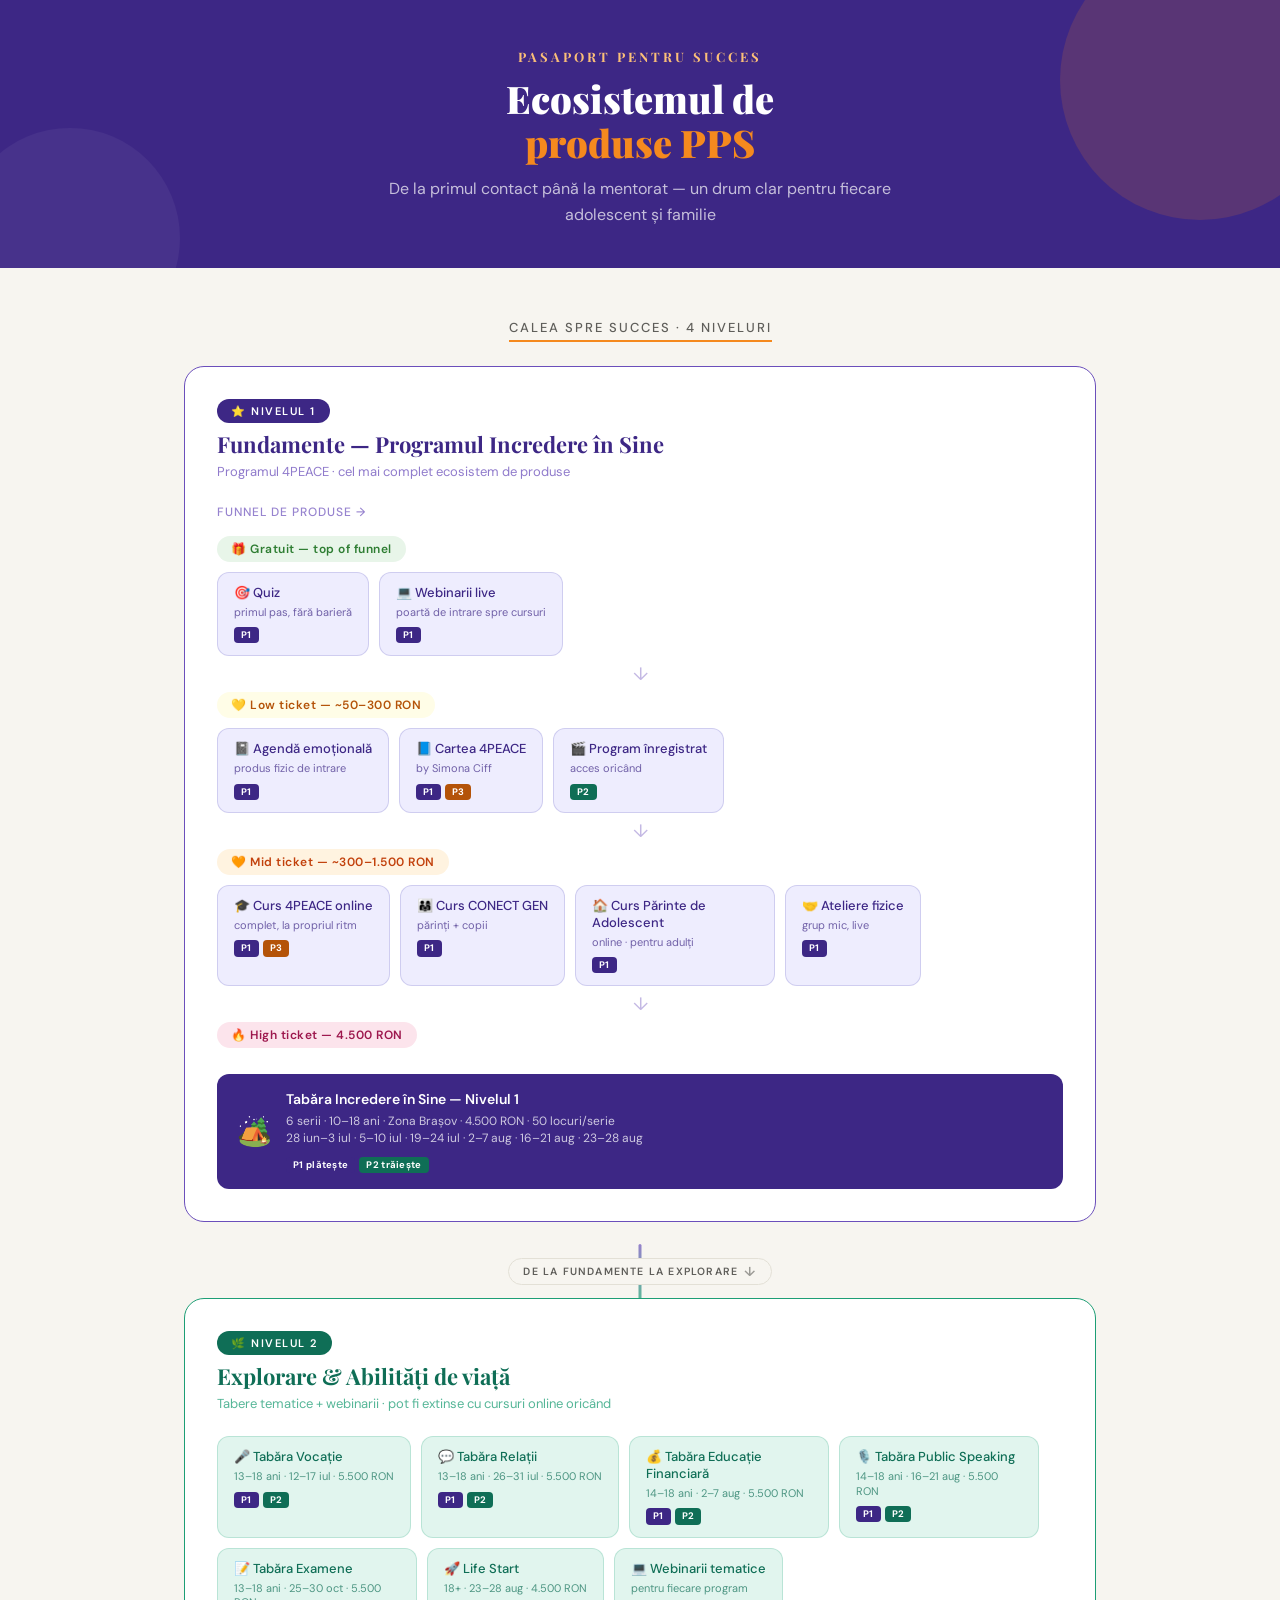
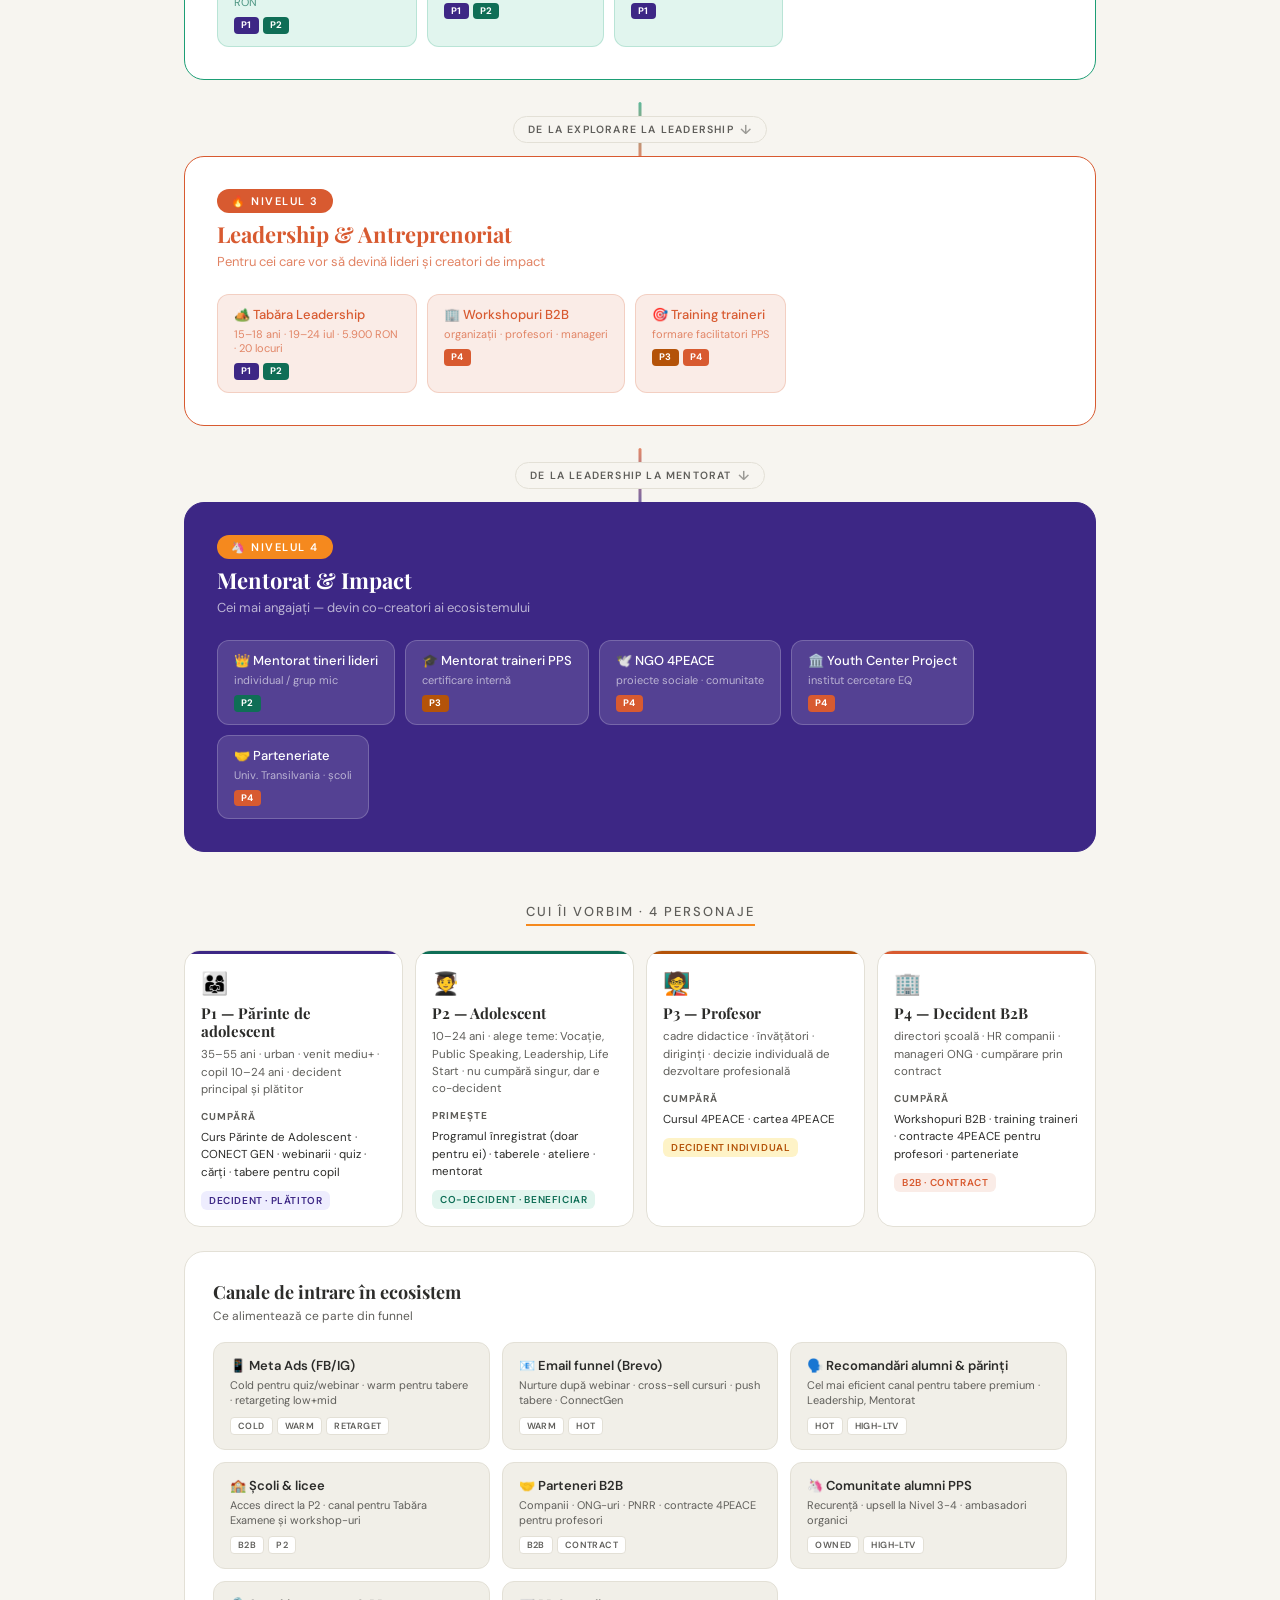
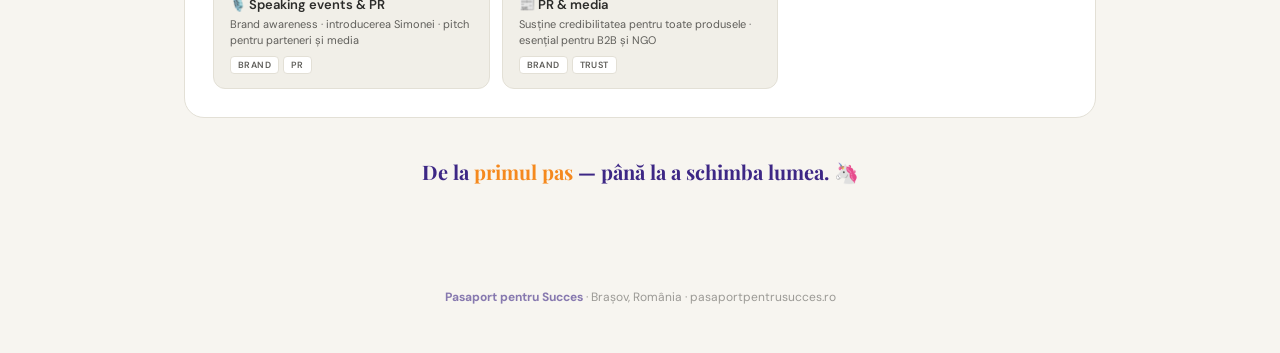
<file: Ecosistem/index.html>
<!DOCTYPE html>
<html lang="ro">
<head>
<meta charset="UTF-8">
<meta name="viewport" content="width=device-width, initial-scale=1.0">
<title>Ecosistemul PPS — Pasaport pentru Succes</title>
<link href="https://fonts.googleapis.com/css2?family=Playfair+Display:wght@700;900&family=DM+Sans:wght@300;400;500;600&display=swap" rel="stylesheet">
<style>
  :root {
    --violet: #3D2785;
    --violet-light: #6B4FBB;
    --violet-pale: #EEEDFE;
    --orange: #F5891E;
    --orange-light: #FBBF78;
    --orange-pale: #FEF3E8;
    --teal: #0F6E56;
    --teal-light: #1D9E75;
    --teal-pale: #E1F5EE;
    --coral: #D85A30;
    --coral-pale: #FAECE7;
    --gold: #B45309;
    --gold-pale: #FEF3C7;
    --gray-dark: #2C2C2A;
    --gray-mid: #5F5E5A;
    --gray-light: #F1EFE8;
    --gray-border: #E3E0D6;
    --white: #FFFFFF;
  }

  * { margin: 0; padding: 0; box-sizing: border-box; }

  body {
    font-family: 'DM Sans', sans-serif;
    background: #F7F5F0;
    color: var(--gray-dark);
    min-height: 100vh;
  }

  /* === HEADER === */
  header {
    background: var(--violet);
    padding: 48px 40px 40px;
    text-align: center;
    position: relative;
    overflow: hidden;
  }
  header::before {
    content: '';
    position: absolute;
    top: -60px; right: -60px;
    width: 280px; height: 280px;
    border-radius: 50%;
    background: rgba(245,137,30,0.15);
  }
  header::after {
    content: '';
    position: absolute;
    bottom: -80px; left: -40px;
    width: 220px; height: 220px;
    border-radius: 50%;
    background: rgba(255,255,255,0.05);
  }
  .logo-mark {
    font-family: 'Playfair Display', serif;
    font-size: 13px;
    font-weight: 700;
    letter-spacing: 3px;
    text-transform: uppercase;
    color: var(--orange-light);
    margin-bottom: 12px;
    position: relative;
    z-index: 1;
  }
  header h1 {
    font-family: 'Playfair Display', serif;
    font-size: 38px;
    font-weight: 900;
    color: var(--white);
    line-height: 1.15;
    margin-bottom: 12px;
    position: relative;
    z-index: 1;
  }
  header h1 span { color: var(--orange); }
  header p {
    font-size: 16px;
    color: rgba(255,255,255,0.7);
    max-width: 520px;
    margin: 0 auto;
    line-height: 1.6;
    position: relative;
    z-index: 1;
  }

  /* === CONTAINER === */
  .container {
    max-width: 960px;
    margin: 0 auto;
    padding: 48px 24px;
  }

  /* === SECTION LABEL === */
  .section-label {
    text-align: center;
    margin-bottom: 24px;
  }
  .section-label p {
    display: inline-block;
    font-size: 13px;
    font-weight: 500;
    letter-spacing: 2px;
    text-transform: uppercase;
    color: var(--gray-mid);
    border-bottom: 2px solid var(--orange);
    padding-bottom: 4px;
  }

  /* === PERSONAS ROW === */
  .personas-row {
    display: grid;
    grid-template-columns: repeat(4, 1fr);
    gap: 12px;
    margin-bottom: 0;
  }
  .persona-card {
    background: var(--white);
    border: 1.5px solid var(--gray-border);
    border-radius: 16px;
    padding: 18px 16px 16px;
    position: relative;
    overflow: hidden;
  }
  .persona-card::before {
    content: '';
    position: absolute;
    top: 0; left: 0; right: 0;
    height: 3px;
  }
  .persona-card.p1::before { background: var(--violet); }
  .persona-card.p2::before { background: var(--teal); }
  .persona-card.p3::before { background: var(--gold); }
  .persona-card.p4::before { background: var(--coral); }

  .persona-icon {
    font-size: 22px;
    margin-bottom: 6px;
  }
  .persona-name {
    font-family: 'Playfair Display', serif;
    font-size: 15px;
    font-weight: 700;
    margin-bottom: 6px;
    color: var(--gray-dark);
    line-height: 1.2;
  }
  .persona-meta {
    font-size: 11.5px;
    color: var(--gray-mid);
    line-height: 1.5;
    margin-bottom: 12px;
  }
  .persona-section {
    font-size: 10px;
    font-weight: 700;
    letter-spacing: 1px;
    text-transform: uppercase;
    color: var(--gray-mid);
    margin-bottom: 6px;
    margin-top: 4px;
  }
  .persona-products {
    font-size: 11.5px;
    color: var(--gray-dark);
    line-height: 1.5;
  }
  .persona-tag {
    display: inline-block;
    font-size: 10px;
    font-weight: 600;
    letter-spacing: 0.6px;
    text-transform: uppercase;
    padding: 3px 8px;
    border-radius: 6px;
    margin-top: 10px;
  }
  .persona-card.p1 .persona-tag { background: var(--violet-pale); color: var(--violet); }
  .persona-card.p2 .persona-tag { background: var(--teal-pale); color: var(--teal); }
  .persona-card.p3 .persona-tag { background: var(--gold-pale); color: var(--gold); }
  .persona-card.p4 .persona-tag { background: var(--coral-pale); color: var(--coral); }

  /* === PERSONA TAGS PE PRODUSE === */
  .produs-personas {
    display: flex;
    gap: 4px;
    margin-top: 8px;
    flex-wrap: wrap;
  }
  .ptag {
    display: inline-flex;
    align-items: center;
    justify-content: center;
    font-size: 9.5px;
    font-weight: 700;
    letter-spacing: 0.3px;
    padding: 2px 7px;
    border-radius: 4px;
    line-height: 1.3;
    color: white;
  }
  .ptag.p1 { background: var(--violet); }
  .ptag.p2 { background: var(--teal); }
  .ptag.p3 { background: var(--gold); }
  .ptag.p4 { background: var(--coral); }
  /* Pe Nivel 4 (fundal violet) tag-ul P1 ar fi invizibil — îl conturăm */
  .nivel-4 .ptag.p1 {
    background: rgba(255,255,255,0.18);
    border: 1px solid rgba(255,255,255,0.4);
  }

  /* === CONNECTOR ÎNTRE NIVELURI === */
  .level-connector {
    position: relative;
    height: 56px;
    display: flex;
    align-items: center;
    justify-content: center;
    margin: -2px 0;
  }
  .level-connector::before {
    content: '';
    position: absolute;
    top: 0;
    bottom: 0;
    left: 50%;
    width: 3px;
    transform: translateX(-50%);
    background: linear-gradient(to bottom,
      var(--from-color, var(--violet-light)) 0%,
      var(--to-color, var(--teal-light)) 100%);
    border-radius: 2px;
    opacity: 0.7;
  }
  .connector-label {
    position: relative;
    z-index: 1;
    background: #F7F5F0;
    padding: 4px 14px;
    border-radius: 20px;
    font-size: 10.5px;
    font-weight: 600;
    letter-spacing: 1.2px;
    text-transform: uppercase;
    color: var(--gray-mid);
    border: 1.5px solid var(--gray-border);
    display: inline-flex;
    align-items: center;
    gap: 6px;
  }
  .connector-label::after {
    content: '↓';
    font-size: 13px;
    opacity: 0.6;
  }

  .connector-1to2 { --from-color: var(--violet-light); --to-color: var(--teal-light); }
  .connector-2to3 { --from-color: var(--teal-light); --to-color: var(--coral); }
  .connector-3to4 { --from-color: var(--coral); --to-color: var(--violet); }

  /* === NIVEL BLOCK === */
  .nivel {
    border-radius: 20px;
    padding: 32px;
    margin-bottom: 24px;
    position: relative;
    border: 1.5px solid transparent;
  }
  .nivel-badge {
    display: inline-flex;
    align-items: center;
    gap: 8px;
    font-size: 11px;
    font-weight: 600;
    letter-spacing: 1.5px;
    text-transform: uppercase;
    padding: 5px 14px;
    border-radius: 20px;
    margin-bottom: 8px;
  }
  .nivel-title {
    font-family: 'Playfair Display', serif;
    font-size: 22px;
    font-weight: 700;
    margin-bottom: 6px;
    line-height: 1.2;
  }
  .nivel-subtitle {
    font-size: 13px;
    margin-bottom: 24px;
    opacity: 0.75;
  }

  /* Grid produse */
  .produse-grid {
    display: flex;
    flex-wrap: wrap;
    gap: 10px;
  }
  .produs {
    border-radius: 12px;
    padding: 12px 16px;
    font-size: 13px;
    font-weight: 500;
    line-height: 1.3;
    flex: 0 0 auto;
    max-width: 200px;
  }
  .produs small {
    display: block;
    font-weight: 400;
    font-size: 11px;
    margin-top: 3px;
    opacity: 0.7;
  }

  /* Star produs */
  .produs-star {
    border-radius: 12px;
    padding: 16px 20px;
    font-size: 14px;
    font-weight: 600;
    line-height: 1.4;
    width: 100%;
    margin-top: 16px;
    display: flex;
    align-items: center;
    gap: 14px;
  }
  .produs-star .star-icon {
    font-size: 28px;
    flex-shrink: 0;
  }
  .produs-star .star-details {
    font-size: 12px;
    font-weight: 400;
    opacity: 0.75;
    margin-top: 3px;
  }

  /* Divider arrow */
  .arrow-down {
    text-align: center;
    font-size: 22px;
    color: var(--gray-mid);
    margin: 4px 0 4px;
    opacity: 0.4;
  }

  /* ============ NIVEL 1 — Violet ============ */
  .nivel-1 {
    background: var(--white);
    border-color: var(--violet-light);
  }
  .nivel-1 .nivel-badge { background: var(--violet); color: white; }
  .nivel-1 .nivel-title { color: var(--violet); }
  .nivel-1 .nivel-subtitle { color: var(--violet-light); }
  .nivel-1 .produs {
    background: var(--violet-pale);
    color: var(--violet);
    border: 1px solid rgba(83,74,183,0.2);
  }
  .nivel-1 .produs-star {
    background: var(--violet);
    color: white;
  }
  .nivel-1 .produs-star .star-details { color: rgba(255,255,255,0.75); opacity: 1; }

  /* Funnel tiers */
  .funnel-tier { margin-bottom: 4px; }
  .tier-label {
    display: inline-block;
    font-size: 12px;
    font-weight: 600;
    letter-spacing: 0.5px;
    padding: 5px 14px;
    border-radius: 20px;
    margin-bottom: 10px;
  }
  .tier-free  { background: #E8F5E9; color: #2E7D32; }
  .tier-low   { background: #FFFDE7; color: #B45309; }
  .tier-mid   { background: #FFF3E0; color: #C2410C; }
  .tier-high  { background: #FCE4EC; color: #9D174D; }
  .tier-arrow {
    text-align: center;
    font-size: 18px;
    color: var(--violet-light);
    opacity: 0.4;
    margin: 6px 0;
  }

  /* funnel note */
  .funnel-note {
    font-size: 12px;
    font-weight: 500;
    letter-spacing: 1px;
    text-transform: uppercase;
    color: var(--violet-light);
    margin-bottom: 16px;
    opacity: 0.7;
  }

  /* ============ NIVEL 2 — Teal ============ */
  .nivel-2 {
    background: var(--white);
    border-color: var(--teal-light);
  }
  .nivel-2 .nivel-badge { background: var(--teal); color: white; }
  .nivel-2 .nivel-title { color: var(--teal); }
  .nivel-2 .nivel-subtitle { color: var(--teal-light); }
  .nivel-2 .produs {
    background: var(--teal-pale);
    color: var(--teal);
    border: 1px solid rgba(29,158,117,0.2);
  }

  /* ============ NIVEL 3 — Orange/Coral ============ */
  .nivel-3 {
    background: var(--white);
    border-color: var(--coral);
  }
  .nivel-3 .nivel-badge { background: var(--coral); color: white; }
  .nivel-3 .nivel-title { color: var(--coral); }
  .nivel-3 .nivel-subtitle { color: var(--coral); }
  .nivel-3 .produs {
    background: var(--coral-pale);
    color: var(--coral);
    border: 1px solid rgba(216,90,48,0.2);
  }

  /* ============ NIVEL 4 — Violet dark ============ */
  .nivel-4 {
    background: var(--violet);
    border-color: var(--violet);
    color: white;
  }
  .nivel-4 .nivel-badge { background: var(--orange); color: white; }
  .nivel-4 .nivel-title { color: white; }
  .nivel-4 .nivel-subtitle { color: rgba(255,255,255,0.65); opacity: 1; }
  .nivel-4 .produs {
    background: rgba(255,255,255,0.12);
    color: white;
    border: 1px solid rgba(255,255,255,0.2);
  }
  .nivel-4 .produs small { color: rgba(255,255,255,0.6); opacity: 1; }

  /* === CANALE === */
  .canale-section {
    margin-top: 24px;
    background: var(--white);
    border-radius: 20px;
    padding: 28px;
    border: 1.5px solid var(--gray-border);
  }
  .canale-title {
    font-family: 'Playfair Display', serif;
    font-size: 18px;
    font-weight: 700;
    color: var(--gray-dark);
    margin-bottom: 4px;
  }
  .canale-subtitle {
    font-size: 12px;
    color: var(--gray-mid);
    margin-bottom: 18px;
  }
  .canale-grid {
    display: grid;
    grid-template-columns: repeat(auto-fill, minmax(220px, 1fr));
    gap: 12px;
  }
  .canal-card {
    background: var(--gray-light);
    border-radius: 12px;
    padding: 14px 16px;
    border: 1px solid var(--gray-border);
  }
  .canal-card-name {
    font-size: 13px;
    font-weight: 600;
    color: var(--gray-dark);
    margin-bottom: 4px;
  }
  .canal-card-use {
    font-size: 11px;
    color: var(--gray-mid);
    line-height: 1.4;
  }
  .canal-card-tags {
    display: flex;
    flex-wrap: wrap;
    gap: 4px;
    margin-top: 8px;
  }
  .canal-card-tag {
    font-size: 9px;
    font-weight: 600;
    letter-spacing: 0.4px;
    text-transform: uppercase;
    padding: 2px 7px;
    border-radius: 4px;
    background: var(--white);
    color: var(--gray-mid);
    border: 1px solid var(--gray-border);
  }

  /* === FOOTER === */
  footer {
    text-align: center;
    padding: 32px 24px 48px;
    font-size: 12px;
    color: var(--gray-mid);
    opacity: 0.6;
  }
  footer strong { color: var(--violet); opacity: 1; }

  /* === TAGLINE BOTTOM === */
  .tagline-bottom {
    text-align: center;
    margin: 40px 0 24px;
  }
  .tagline-bottom p {
    font-family: 'Playfair Display', serif;
    font-size: 20px;
    color: var(--violet);
    font-weight: 700;
  }
  .tagline-bottom span { color: var(--orange); }

  @media (max-width: 800px) {
    .personas-row { grid-template-columns: repeat(2, 1fr); }
  }
  @media (max-width: 600px) {
    header h1 { font-size: 26px; }
    .nivel { padding: 20px; }
    .produs { max-width: 100%; width: calc(50% - 5px); }
    .personas-row { grid-template-columns: 1fr; }
  }
</style>
</head>
<body>

<header>
  <div class="logo-mark">Pasaport pentru Succes</div>
  <h1>Ecosistemul de<br><span>produse PPS</span></h1>
  <p>De la primul contact până la mentorat — un drum clar pentru fiecare adolescent și familie</p>
</header>

<div class="container">

  <!-- ============ JOURNEY LABEL ============ -->
  <div class="section-label">
    <p>Calea spre succes · 4 niveluri</p>
  </div>

  <!-- ======== NIVEL 1 ======== -->
  <div class="nivel nivel-1">
    <div class="nivel-badge">⭐ Nivelul 1</div>
    <div class="nivel-title">Fundamente — Programul Incredere în Sine</div>
    <div class="nivel-subtitle">Programul 4PEACE · cel mai complet ecosistem de produse</div>

    <div class="funnel-note">Funnel de produse →</div>

    <!-- GRATUIT -->
    <div class="funnel-tier">
      <div class="tier-label tier-free">🎁 Gratuit — top of funnel</div>
      <div class="produse-grid">
        <div class="produs">
          🎯 Quiz
          <small>primul pas, fără barieră</small>
          <div class="produs-personas"><span class="ptag p1">P1</span></div>
        </div>
        <div class="produs">
          💻 Webinarii live
          <small>poartă de intrare spre cursuri</small>
          <div class="produs-personas"><span class="ptag p1">P1</span></div>
        </div>
      </div>
    </div>

    <div class="tier-arrow">↓</div>

    <!-- LOW TICKET -->
    <div class="funnel-tier">
      <div class="tier-label tier-low">💛 Low ticket — ~50–300 RON</div>
      <div class="produse-grid">
        <div class="produs">
          📓 Agendă emoțională
          <small>produs fizic de intrare</small>
          <div class="produs-personas"><span class="ptag p1">P1</span></div>
        </div>
        <div class="produs">
          📘 Cartea 4PEACE
          <small>by Simona Ciff</small>
          <div class="produs-personas"><span class="ptag p1">P1</span><span class="ptag p3">P3</span></div>
        </div>
        <div class="produs">
          🎬 Program înregistrat
          <small>acces oricând</small>
          <div class="produs-personas"><span class="ptag p2">P2</span></div>
        </div>
      </div>
    </div>

    <div class="tier-arrow">↓</div>

    <!-- MID TICKET -->
    <div class="funnel-tier">
      <div class="tier-label tier-mid">🧡 Mid ticket — ~300–1.500 RON</div>
      <div class="produse-grid">
        <div class="produs">
          🎓 Curs 4PEACE online
          <small>complet, la propriul ritm</small>
          <div class="produs-personas"><span class="ptag p1">P1</span><span class="ptag p3">P3</span></div>
        </div>
        <div class="produs">
          👨‍👩‍👧 Curs CONECT GEN
          <small>părinți + copii</small>
          <div class="produs-personas"><span class="ptag p1">P1</span></div>
        </div>
        <div class="produs">
          🏠 Curs Părinte de Adolescent
          <small>online · pentru adulți</small>
          <div class="produs-personas"><span class="ptag p1">P1</span></div>
        </div>
        <div class="produs">
          🤝 Ateliere fizice
          <small>grup mic, live</small>
          <div class="produs-personas"><span class="ptag p1">P1</span></div>
        </div>
      </div>
    </div>

    <div class="tier-arrow">↓</div>

    <!-- HIGH TICKET label -->
    <div class="funnel-tier">
      <div class="tier-label tier-high">🔥 High ticket — 4.500 RON</div>
    </div>

    <div class="produs-star">
      <div class="star-icon">🏕️</div>
      <div>
        Tabăra Incredere în Sine — Nivelul 1
        <div class="star-details">6 serii · 10–18 ani · Zona Brașov · 4.500 RON · 50 locuri/serie<br>28 iun–3 iul · 5–10 iul · 19–24 iul · 2–7 aug · 16–21 aug · 23–28 aug</div>
        <div class="produs-personas" style="margin-top:10px;"><span class="ptag p1">P1 plătește</span><span class="ptag p2">P2 trăiește</span></div>
      </div>
    </div>
  </div>

  <div class="level-connector connector-1to2">
    <span class="connector-label">de la fundamente la explorare</span>
  </div>

  <!-- ======== NIVEL 2 ======== -->
  <div class="nivel nivel-2">
    <div class="nivel-badge">🌿 Nivelul 2</div>
    <div class="nivel-title">Explorare &amp; Abilități de viață</div>
    <div class="nivel-subtitle">Tabere tematice + webinarii · pot fi extinse cu cursuri online oricând</div>

    <div class="produse-grid">
      <div class="produs">
        🎤 Tabăra Vocație
        <small>13–18 ani · 12–17 iul · 5.500 RON</small>
        <div class="produs-personas"><span class="ptag p1">P1</span><span class="ptag p2">P2</span></div>
      </div>
      <div class="produs">
        💬 Tabăra Relații
        <small>13–18 ani · 26–31 iul · 5.500 RON</small>
        <div class="produs-personas"><span class="ptag p1">P1</span><span class="ptag p2">P2</span></div>
      </div>
      <div class="produs">
        💰 Tabăra Educație Financiară
        <small>14–18 ani · 2–7 aug · 5.500 RON</small>
        <div class="produs-personas"><span class="ptag p1">P1</span><span class="ptag p2">P2</span></div>
      </div>
      <div class="produs">
        🎙️ Tabăra Public Speaking
        <small>14–18 ani · 16–21 aug · 5.500 RON</small>
        <div class="produs-personas"><span class="ptag p1">P1</span><span class="ptag p2">P2</span></div>
      </div>
      <div class="produs">
        📝 Tabăra Examene
        <small>13–18 ani · 25–30 oct · 5.500 RON</small>
        <div class="produs-personas"><span class="ptag p1">P1</span><span class="ptag p2">P2</span></div>
      </div>
      <div class="produs">
        🚀 Life Start
        <small>18+ · 23–28 aug · 4.500 RON</small>
        <div class="produs-personas"><span class="ptag p1">P1</span><span class="ptag p2">P2</span></div>
      </div>
      <div class="produs">
        💻 Webinarii tematice
        <small>pentru fiecare program</small>
        <div class="produs-personas"><span class="ptag p1">P1</span></div>
      </div>
    </div>
  </div>

  <div class="level-connector connector-2to3">
    <span class="connector-label">de la explorare la leadership</span>
  </div>

  <!-- ======== NIVEL 3 ======== -->
  <div class="nivel nivel-3">
    <div class="nivel-badge">🔥 Nivelul 3</div>
    <div class="nivel-title">Leadership &amp; Antreprenoriat</div>
    <div class="nivel-subtitle">Pentru cei care vor să devină lideri și creatori de impact</div>

    <div class="produse-grid">
      <div class="produs">
        🏕️ Tabăra Leadership
        <small>15–18 ani · 19–24 iul · 5.900 RON · 20 locuri</small>
        <div class="produs-personas"><span class="ptag p1">P1</span><span class="ptag p2">P2</span></div>
      </div>
      <div class="produs">
        🏢 Workshopuri B2B
        <small>organizații · profesori · manageri</small>
        <div class="produs-personas"><span class="ptag p4">P4</span></div>
      </div>
      <div class="produs">
        🎯 Training traineri
        <small>formare facilitatori PPS</small>
        <div class="produs-personas"><span class="ptag p3">P3</span><span class="ptag p4">P4</span></div>
      </div>
    </div>
  </div>

  <div class="level-connector connector-3to4">
    <span class="connector-label">de la leadership la mentorat</span>
  </div>

  <!-- ======== NIVEL 4 ======== -->
  <div class="nivel nivel-4">
    <div class="nivel-badge">🦄 Nivelul 4</div>
    <div class="nivel-title">Mentorat &amp; Impact</div>
    <div class="nivel-subtitle">Cei mai angajați — devin co-creatori ai ecosistemului</div>

    <div class="produse-grid">
      <div class="produs">
        👑 Mentorat tineri lideri
        <small>individual / grup mic</small>
        <div class="produs-personas"><span class="ptag p2">P2</span></div>
      </div>
      <div class="produs">
        🎓 Mentorat traineri PPS
        <small>certificare internă</small>
        <div class="produs-personas"><span class="ptag p3">P3</span></div>
      </div>
      <div class="produs">
        🕊️ NGO 4PEACE
        <small>proiecte sociale · comunitate</small>
        <div class="produs-personas"><span class="ptag p4">P4</span></div>
      </div>
      <div class="produs">
        🏛️ Youth Center Project
        <small>institut cercetare EQ</small>
        <div class="produs-personas"><span class="ptag p4">P4</span></div>
      </div>
      <div class="produs">
        🤝 Parteneriate
        <small>Univ. Transilvania · școli</small>
        <div class="produs-personas"><span class="ptag p4">P4</span></div>
      </div>
    </div>
  </div>

  <!-- ============ PERSONAS ============ -->
  <div class="section-label" style="margin-top: 48px;">
    <p>Cui îi vorbim · 4 personaje</p>
  </div>

  <div class="personas-row">
    <div class="persona-card p1">
      <div class="persona-icon">👨‍👩‍👧</div>
      <div class="persona-name">P1 — Părinte de adolescent</div>
      <div class="persona-meta">35–55 ani · urban · venit mediu+ · copil 10–24 ani · decident principal și plătitor</div>
      <div class="persona-section">Cumpără</div>
      <div class="persona-products">Curs Părinte de Adolescent · CONECT GEN · webinarii · quiz · cărți · tabere pentru copil</div>
      <span class="persona-tag">Decident · plătitor</span>
    </div>

    <div class="persona-card p2">
      <div class="persona-icon">🧑‍🎓</div>
      <div class="persona-name">P2 — Adolescent</div>
      <div class="persona-meta">10–24 ani · alege teme: Vocație, Public Speaking, Leadership, Life Start · nu cumpără singur, dar e co-decident</div>
      <div class="persona-section">Primește</div>
      <div class="persona-products">Programul înregistrat (doar pentru ei) · taberele · ateliere · mentorat</div>
      <span class="persona-tag">Co-decident · beneficiar</span>
    </div>

    <div class="persona-card p3">
      <div class="persona-icon">🧑‍🏫</div>
      <div class="persona-name">P3 — Profesor</div>
      <div class="persona-meta">cadre didactice · învățători · diriginți · decizie individuală de dezvoltare profesională</div>
      <div class="persona-section">Cumpără</div>
      <div class="persona-products">Cursul 4PEACE · cartea 4PEACE</div>
      <span class="persona-tag">Decident individual</span>
    </div>

    <div class="persona-card p4">
      <div class="persona-icon">🏢</div>
      <div class="persona-name">P4 — Decident B2B</div>
      <div class="persona-meta">directori școală · HR companii · manageri ONG · cumpărare prin contract</div>
      <div class="persona-section">Cumpără</div>
      <div class="persona-products">Workshopuri B2B · training traineri · contracte 4PEACE pentru profesori · parteneriate</div>
      <span class="persona-tag">B2B · contract</span>
    </div>
  </div>

  <!-- ======== CANALE ======== -->
  <div class="canale-section">
    <div class="canale-title">Canale de intrare în ecosistem</div>
    <div class="canale-subtitle">Ce alimentează ce parte din funnel</div>
    <div class="canale-grid">
      <div class="canal-card">
        <div class="canal-card-name">📱 Meta Ads (FB/IG)</div>
        <div class="canal-card-use">Cold pentru quiz/webinar · warm pentru tabere · retargeting low+mid</div>
        <div class="canal-card-tags">
          <span class="canal-card-tag">Cold</span>
          <span class="canal-card-tag">Warm</span>
          <span class="canal-card-tag">Retarget</span>
        </div>
      </div>
      <div class="canal-card">
        <div class="canal-card-name">📧 Email funnel (Brevo)</div>
        <div class="canal-card-use">Nurture după webinar · cross-sell cursuri · push tabere · ConnectGen</div>
        <div class="canal-card-tags">
          <span class="canal-card-tag">Warm</span>
          <span class="canal-card-tag">Hot</span>
        </div>
      </div>
      <div class="canal-card">
        <div class="canal-card-name">🗣️ Recomandări alumni &amp; părinți</div>
        <div class="canal-card-use">Cel mai eficient canal pentru tabere premium · Leadership, Mentorat</div>
        <div class="canal-card-tags">
          <span class="canal-card-tag">Hot</span>
          <span class="canal-card-tag">High-LTV</span>
        </div>
      </div>
      <div class="canal-card">
        <div class="canal-card-name">🏫 Școli &amp; licee</div>
        <div class="canal-card-use">Acces direct la P2 · canal pentru Tabăra Examene și workshop-uri</div>
        <div class="canal-card-tags">
          <span class="canal-card-tag">B2B</span>
          <span class="canal-card-tag">P2</span>
        </div>
      </div>
      <div class="canal-card">
        <div class="canal-card-name">🤝 Parteneri B2B</div>
        <div class="canal-card-use">Companii · ONG-uri · PNRR · contracte 4PEACE pentru profesori</div>
        <div class="canal-card-tags">
          <span class="canal-card-tag">B2B</span>
          <span class="canal-card-tag">Contract</span>
        </div>
      </div>
      <div class="canal-card">
        <div class="canal-card-name">🦄 Comunitate alumni PPS</div>
        <div class="canal-card-use">Recurență · upsell la Nivel 3-4 · ambasadori organici</div>
        <div class="canal-card-tags">
          <span class="canal-card-tag">Owned</span>
          <span class="canal-card-tag">High-LTV</span>
        </div>
      </div>
      <div class="canal-card">
        <div class="canal-card-name">🎙️ Speaking events &amp; PR</div>
        <div class="canal-card-use">Brand awareness · introducerea Simonei · pitch pentru parteneri și media</div>
        <div class="canal-card-tags">
          <span class="canal-card-tag">Brand</span>
          <span class="canal-card-tag">PR</span>
        </div>
      </div>
      <div class="canal-card">
        <div class="canal-card-name">📰 PR &amp; media</div>
        <div class="canal-card-use">Susține credibilitatea pentru toate produsele · esențial pentru B2B și NGO</div>
        <div class="canal-card-tags">
          <span class="canal-card-tag">Brand</span>
          <span class="canal-card-tag">Trust</span>
        </div>
      </div>
    </div>
  </div>

  <div class="tagline-bottom">
    <p>De la <span>primul pas</span> — până la a schimba lumea. 🦄</p>
  </div>

</div>

<footer>
  <strong>Pasaport pentru Succes</strong> · Brașov, România · pasaportpentrusucces.ro
</footer>

</body>
</html>
</file>
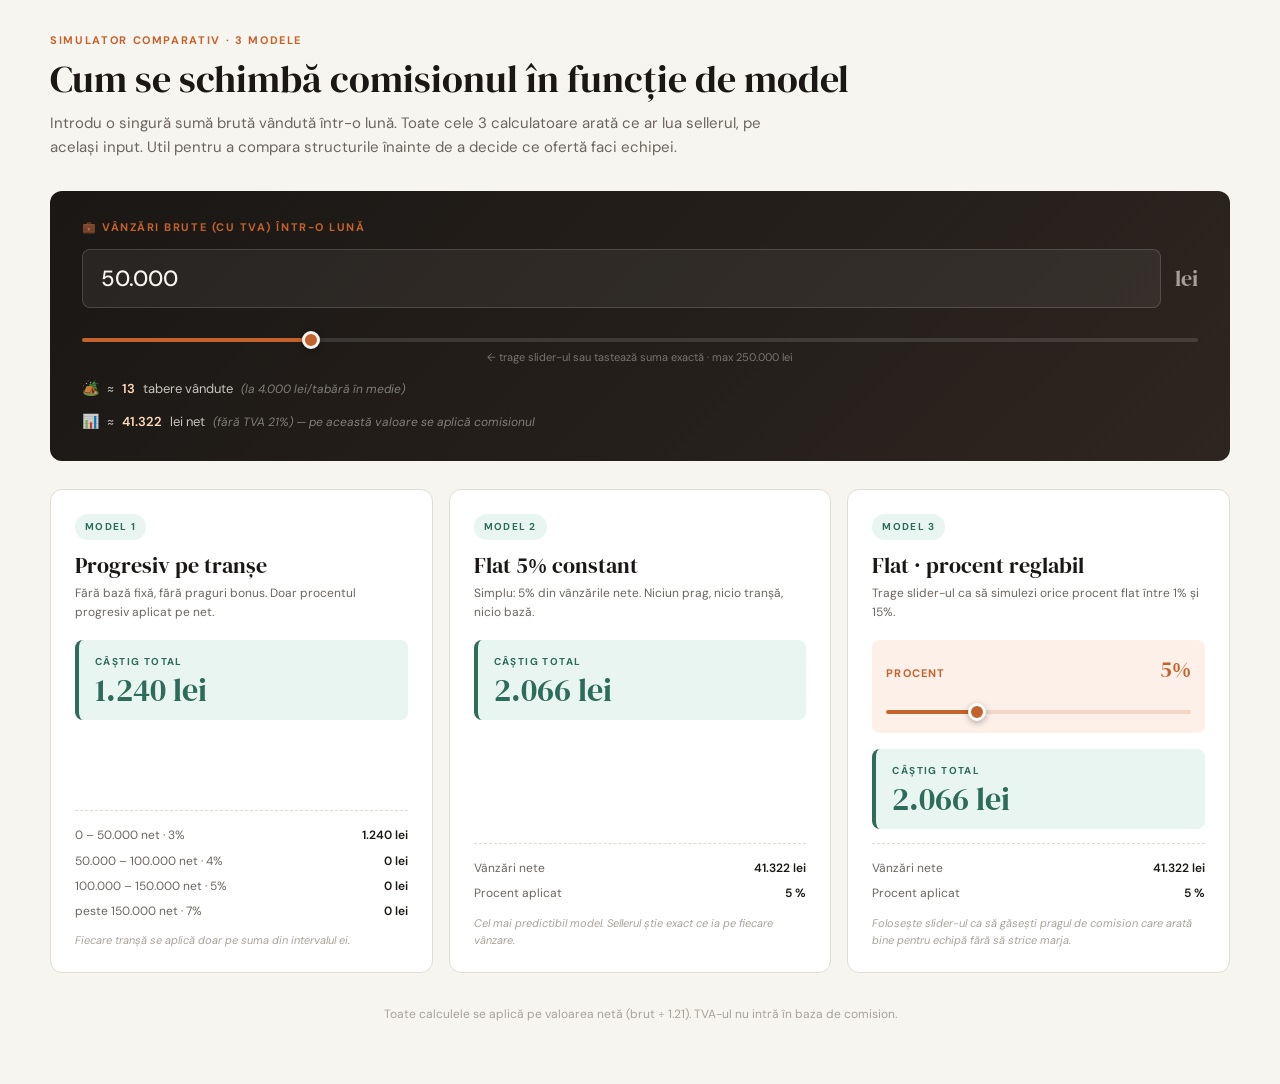
<file: Dashboard-vanzari-dev/simulator-comision.html>
<!doctype html>
<html lang="ro">
<head>
<meta charset="UTF-8" />
<meta name="viewport" content="width=device-width, initial-scale=1.0" />
<title>Simulator comision · Pașaport pentru Succes</title>
<link href="https://fonts.googleapis.com/css2?family=DM+Serif+Display:ital@0;1&family=DM+Sans:wght@300;400;500;600;700&display=swap" rel="stylesheet">
<style>
  :root {
    --bg: #F7F5F0;
    --surface: #FFFFFF;
    --border: #E2DDD4;
    --text: #1A1714;
    --text2: #6B6560;
    --text3: #A8A29A;
    --accent: #C4622D;
    --accent-bg: #FDF0E8;
    --accent2: #2D6B5A;
    --accent2-bg: #E8F5F0;
    --radius: 12px;
    --radius-sm: 8px;
  }
  *, *::before, *::after { box-sizing: border-box; margin: 0; padding: 0; }
  body {
    font-family: 'DM Sans', sans-serif;
    background: var(--bg);
    color: var(--text);
    min-height: 100vh;
    line-height: 1.6;
    padding: 32px 20px 60px;
  }
  .wrap { max-width: 1180px; margin: 0 auto; }

  /* HEADER */
  header { margin-bottom: 32px; }
  .eyebrow {
    font-size: 11px;
    letter-spacing: 0.15em;
    text-transform: uppercase;
    color: var(--accent);
    font-weight: 700;
    margin-bottom: 8px;
  }
  h1 {
    font-family: 'DM Serif Display', serif;
    font-size: 38px;
    font-weight: 400;
    line-height: 1.15;
    margin-bottom: 10px;
  }
  header p { font-size: 15px; color: var(--text2); max-width: 720px; }

  /* INPUT PRINCIPAL */
  .input-card {
    background: var(--text);
    background-image: linear-gradient(135deg, #1A1714 0%, #2D2520 100%);
    color: #F7F5F0;
    border-radius: var(--radius);
    padding: 28px 32px;
    margin-bottom: 28px;
  }
  .input-card .label {
    font-size: 11px;
    letter-spacing: 0.14em;
    text-transform: uppercase;
    color: var(--accent);
    font-weight: 700;
    margin-bottom: 12px;
  }
  .input-row { display: flex; align-items: baseline; gap: 14px; margin-bottom: 16px; }
  .input-row input {
    flex: 1;
    background: rgba(255,255,255,0.06);
    border: 1px solid rgba(255,255,255,0.15);
    color: #F7F5F0;
    padding: 14px 18px;
    border-radius: var(--radius-sm);
    font-family: inherit;
    font-size: 22px;
    font-weight: 500;
    outline: none;
    transition: border-color 0.15s;
  }
  .input-row input:focus { border-color: var(--accent); background: rgba(255,255,255,0.10); }
  .input-row .unit { font-family: 'DM Serif Display', serif; font-size: 22px; color: rgba(247,245,240,0.6); }
  input[type="range"] {
    width: 100%;
    -webkit-appearance: none; appearance: none;
    height: 4px;
    background: rgba(255,255,255,0.12);
    border-radius: 999px;
    outline: none;
    margin-bottom: 6px;
  }
  input[type="range"]::-webkit-slider-thumb {
    -webkit-appearance: none; appearance: none;
    width: 18px; height: 18px; border-radius: 50%;
    background: var(--accent);
    cursor: pointer;
    border: 3px solid #F7F5F0;
    box-shadow: 0 2px 6px rgba(0,0,0,0.3);
  }
  input[type="range"]::-moz-range-thumb {
    width: 18px; height: 18px; border-radius: 50%;
    background: var(--accent);
    cursor: pointer;
    border: 3px solid #F7F5F0;
  }
  .hint { font-size: 11px; color: rgba(247,245,240,0.4); text-align: center; }
  .net-info { margin-top: 10px; font-size: 13px; color: rgba(247,245,240,0.78); display: flex; align-items: baseline; gap: 8px; flex-wrap: wrap; }
  .net-info .ico { font-size: 14px; }
  .net-info strong { color: #FFD9B8; font-weight: 600; }
  .net-info .dim { color: rgba(247,245,240,0.45); font-size: 12px; font-style: italic; }

  /* GRID 3 CALCULATOARE */
  .results-grid {
    display: grid;
    grid-template-columns: repeat(3, 1fr);
    gap: 16px;
  }
  @media (max-width: 980px) { .results-grid { grid-template-columns: 1fr; } }

  .calc-card {
    background: var(--surface);
    border: 1px solid var(--border);
    border-radius: var(--radius);
    padding: 24px 24px 22px;
    display: flex; flex-direction: column;
    transition: border-color 0.2s, transform 0.2s;
  }
  .calc-card:hover { border-color: var(--accent); transform: translateY(-2px); }
  .calc-tag {
    display: inline-flex; align-items: center; gap: 6px;
    font-size: 10px; font-weight: 700;
    letter-spacing: 0.13em; text-transform: uppercase;
    color: var(--accent2);
    background: var(--accent2-bg);
    padding: 5px 10px; border-radius: 999px;
    margin-bottom: 12px;
    align-self: flex-start;
  }
  .calc-title {
    font-family: 'DM Serif Display', serif;
    font-size: 22px; font-weight: 400; line-height: 1.2;
    margin-bottom: 6px;
  }
  .calc-subtitle {
    font-size: 12px; color: var(--text2); margin-bottom: 18px;
  }

  /* Slider pentru calc 3 */
  .pct-control {
    background: var(--accent-bg);
    border-radius: var(--radius-sm);
    padding: 12px 14px;
    margin-bottom: 16px;
  }
  .pct-control .pct-row { display: flex; align-items: baseline; justify-content: space-between; margin-bottom: 8px; }
  .pct-control .pct-label { font-size: 11px; color: var(--accent); text-transform: uppercase; letter-spacing: 0.1em; font-weight: 700; }
  .pct-control .pct-value { font-family: 'DM Serif Display', serif; font-size: 22px; color: var(--accent); }
  .pct-control input[type="range"] {
    background: rgba(196,98,45,0.18);
    margin-bottom: 0;
  }
  .pct-control input[type="range"]::-webkit-slider-thumb {
    background: var(--accent); border-color: #FFFFFF;
  }

  .result-block {
    background: var(--accent2-bg);
    border-left: 4px solid var(--accent2);
    border-radius: var(--radius-sm);
    padding: 14px 16px;
    margin-bottom: 14px;
  }
  .result-block .r-label {
    font-size: 10px; letter-spacing: 0.14em; text-transform: uppercase;
    color: var(--accent2); font-weight: 700; margin-bottom: 4px;
  }
  .result-block .r-value {
    font-family: 'DM Serif Display', serif;
    font-size: 32px; color: var(--accent2); font-weight: 400; line-height: 1;
  }
  .breakdown {
    font-size: 12px; color: var(--text2);
    border-top: 1px dashed var(--border);
    padding-top: 12px; margin-top: auto;
  }
  .breakdown-row { display: flex; justify-content: space-between; padding: 3px 0; }
  .breakdown-row span:last-child { color: var(--text); font-weight: 600; }
  .breakdown-rule { font-size: 11px; color: var(--text3); margin-top: 8px; font-style: italic; }

  /* FOOTER NOTE */
  .footer-note {
    margin-top: 32px;
    text-align: center;
    font-size: 12px; color: var(--text3);
  }
</style>
</head>
<body>
<div class="wrap">

  <header>
    <p class="eyebrow">Simulator comparativ · 3 modele</p>
    <h1>Cum se schimbă comisionul în funcție de model</h1>
    <p>Introdu o singură sumă brută vândută într-o lună. Toate cele 3 calculatoare arată ce ar lua sellerul, pe același input. Util pentru a compara structurile înainte de a decide ce ofertă faci echipei.</p>
  </header>

  <!-- INPUT PRINCIPAL -->
  <div class="input-card">
    <p class="label">💼 Vânzări brute (cu TVA) într-o lună</p>
    <div class="input-row">
      <input type="text" id="brutInput" inputmode="numeric" placeholder="ex: 87.500" value="50.000" autocomplete="off" />
      <span class="unit">lei</span>
    </div>
    <input type="range" id="brutSlider" min="0" max="250000" step="1000" value="50000" />
    <p class="hint">← trage slider-ul sau tastează suma exactă · max 250.000 lei</p>
    <p class="net-info"><span class="ico">🏕️</span> ≈ <strong id="tabereDisplay">12</strong> tabere vândute <span class="dim">(la 4.000 lei/tabără în medie)</span></p>
    <p class="net-info"><span class="ico">📊</span> ≈ <strong id="netDisplay">41.322</strong> lei net <span class="dim">(fără TVA 21%) — pe această valoare se aplică comisionul</span></p>
  </div>

  <!-- 3 CALCULATOARE -->
  <div class="results-grid">

    <!-- CALC 1: Progresiv FĂRĂ bază -->
    <div class="calc-card">
      <span class="calc-tag">Model 1</span>
      <h3 class="calc-title">Progresiv pe tranșe</h3>
      <p class="calc-subtitle">Fără bază fixă, fără praguri bonus. Doar procentul progresiv aplicat pe net.</p>

      <div class="result-block">
        <p class="r-label">Câștig total</p>
        <p class="r-value"><span id="c1Total">—</span> lei</p>
      </div>

      <div class="breakdown">
        <div class="breakdown-row"><span>0 – 50.000 net · 3%</span><span id="c1T1">—</span></div>
        <div class="breakdown-row"><span>50.000 – 100.000 net · 4%</span><span id="c1T2">—</span></div>
        <div class="breakdown-row"><span>100.000 – 150.000 net · 5%</span><span id="c1T3">—</span></div>
        <div class="breakdown-row"><span>peste 150.000 net · 7%</span><span id="c1T4">—</span></div>
        <p class="breakdown-rule">Fiecare tranșă se aplică doar pe suma din intervalul ei.</p>
      </div>
    </div>

    <!-- CALC 2: Flat 5% -->
    <div class="calc-card">
      <span class="calc-tag">Model 2</span>
      <h3 class="calc-title">Flat 5% constant</h3>
      <p class="calc-subtitle">Simplu: 5% din vânzările nete. Niciun prag, nicio tranșă, nicio bază.</p>

      <div class="result-block">
        <p class="r-label">Câștig total</p>
        <p class="r-value"><span id="c2Total">—</span> lei</p>
      </div>

      <div class="breakdown">
        <div class="breakdown-row"><span>Vânzări nete</span><span id="c2Net">—</span></div>
        <div class="breakdown-row"><span>Procent aplicat</span><span>5 %</span></div>
        <p class="breakdown-rule">Cel mai predictibil model. Sellerul știe exact ce ia pe fiecare vânzare.</p>
      </div>
    </div>

    <!-- CALC 3: Flat ajustabil -->
    <div class="calc-card">
      <span class="calc-tag">Model 3</span>
      <h3 class="calc-title">Flat · procent reglabil</h3>
      <p class="calc-subtitle">Trage slider-ul ca să simulezi orice procent flat între 1% și 15%.</p>

      <div class="pct-control">
        <div class="pct-row">
          <span class="pct-label">Procent</span>
          <span class="pct-value"><span id="c3Pct">5</span>%</span>
        </div>
        <input type="range" id="c3Slider" min="1" max="15" step="0.5" value="5" />
      </div>

      <div class="result-block">
        <p class="r-label">Câștig total</p>
        <p class="r-value"><span id="c3Total">—</span> lei</p>
      </div>

      <div class="breakdown">
        <div class="breakdown-row"><span>Vânzări nete</span><span id="c3Net">—</span></div>
        <div class="breakdown-row"><span>Procent aplicat</span><span><span id="c3PctTxt">5</span> %</span></div>
        <p class="breakdown-rule">Folosește slider-ul ca să găsești pragul de comision care arată bine pentru echipă fără să strice marja.</p>
      </div>
    </div>

  </div>

  <p class="footer-note">Toate calculele se aplică pe valoarea netă (brut ÷ 1.21). TVA-ul nu intră în baza de comision.</p>

</div>

<script>
  const TVA = 0.21;
  const TABARA_MEDIE = 4000; // lei brut per tabără în medie
  const FMT = n => Math.round(n).toLocaleString('ro-RO');

  function calcProgresiv(net) {
    // 0–50k = 3%, 50k–100k = 4%, 100k–150k = 5%, >150k = 7%
    const transe = [
      { pana: 50000, pct: 3 },
      { pana: 100000, pct: 4 },
      { pana: 150000, pct: 5 },
      { pana: Infinity, pct: 7 },
    ];
    let restant = net, prev = 0, parts = [], total = 0;
    for (const t of transe) {
      const slice = Math.max(0, Math.min(restant, t.pana - prev));
      const c = slice * t.pct / 100;
      parts.push(c);
      total += c;
      restant -= slice;
      prev = t.pana;
      if (restant <= 0) break;
    }
    while (parts.length < 4) parts.push(0);
    return { total, parts };
  }

  function parseSum(str) {
    return parseFloat(String(str).replace(/[^0-9.,]/g, '').replace(/\./g, '').replace(',', '.')) || 0;
  }

  function recompute() {
    const brut = parseSum(document.getElementById('brutInput').value);
    const net = brut / (1 + TVA);
    document.getElementById('netDisplay').textContent = FMT(net);
    document.getElementById('tabereDisplay').textContent = brut > 0 ? Math.round(brut / TABARA_MEDIE) : '0';

    // CALC 1 · progresiv fără bază
    const r1 = calcProgresiv(net);
    document.getElementById('c1Total').textContent = brut > 0 ? FMT(r1.total) : '—';
    document.getElementById('c1T1').textContent = brut > 0 ? FMT(r1.parts[0]) + ' lei' : '—';
    document.getElementById('c1T2').textContent = brut > 0 ? FMT(r1.parts[1]) + ' lei' : '—';
    document.getElementById('c1T3').textContent = brut > 0 ? FMT(r1.parts[2]) + ' lei' : '—';
    document.getElementById('c1T4').textContent = brut > 0 ? FMT(r1.parts[3]) + ' lei' : '—';

    // CALC 2 · flat 5%
    const c2 = net * 0.05;
    document.getElementById('c2Total').textContent = brut > 0 ? FMT(c2) : '—';
    document.getElementById('c2Net').textContent = brut > 0 ? FMT(net) + ' lei' : '—';

    // CALC 3 · flat ajustabil
    const pct = parseFloat(document.getElementById('c3Slider').value);
    document.getElementById('c3Pct').textContent = pct;
    document.getElementById('c3PctTxt').textContent = pct;
    const c3 = net * pct / 100;
    document.getElementById('c3Total').textContent = brut > 0 ? FMT(c3) : '—';
    document.getElementById('c3Net').textContent = brut > 0 ? FMT(net) + ' lei' : '—';

    // sync brut slider
    document.getElementById('brutSlider').value = Math.min(brut, 250000);

    // colorare slider track (brut)
    const bs = document.getElementById('brutSlider');
    const pBs = (bs.value - bs.min) / (bs.max - bs.min) * 100;
    bs.style.background = `linear-gradient(to right, var(--accent) ${pBs}%, rgba(255,255,255,0.12) ${pBs}%)`;

    // colorare slider track (c3 %)
    const cs = document.getElementById('c3Slider');
    const pCs = (cs.value - cs.min) / (cs.max - cs.min) * 100;
    cs.style.background = `linear-gradient(to right, var(--accent) ${pCs}%, rgba(196,98,45,0.18) ${pCs}%)`;
  }

  document.getElementById('brutInput').addEventListener('input', e => {
    const val = parseSum(e.target.value);
    e.target.value = val > 0 ? val.toLocaleString('ro-RO') : '';
    recompute();
  });
  document.getElementById('brutSlider').addEventListener('input', e => {
    document.getElementById('brutInput').value = parseFloat(e.target.value).toLocaleString('ro-RO');
    recompute();
  });
  document.getElementById('c3Slider').addEventListener('input', recompute);

  recompute();
</script>

</body>
</html>
</file>
